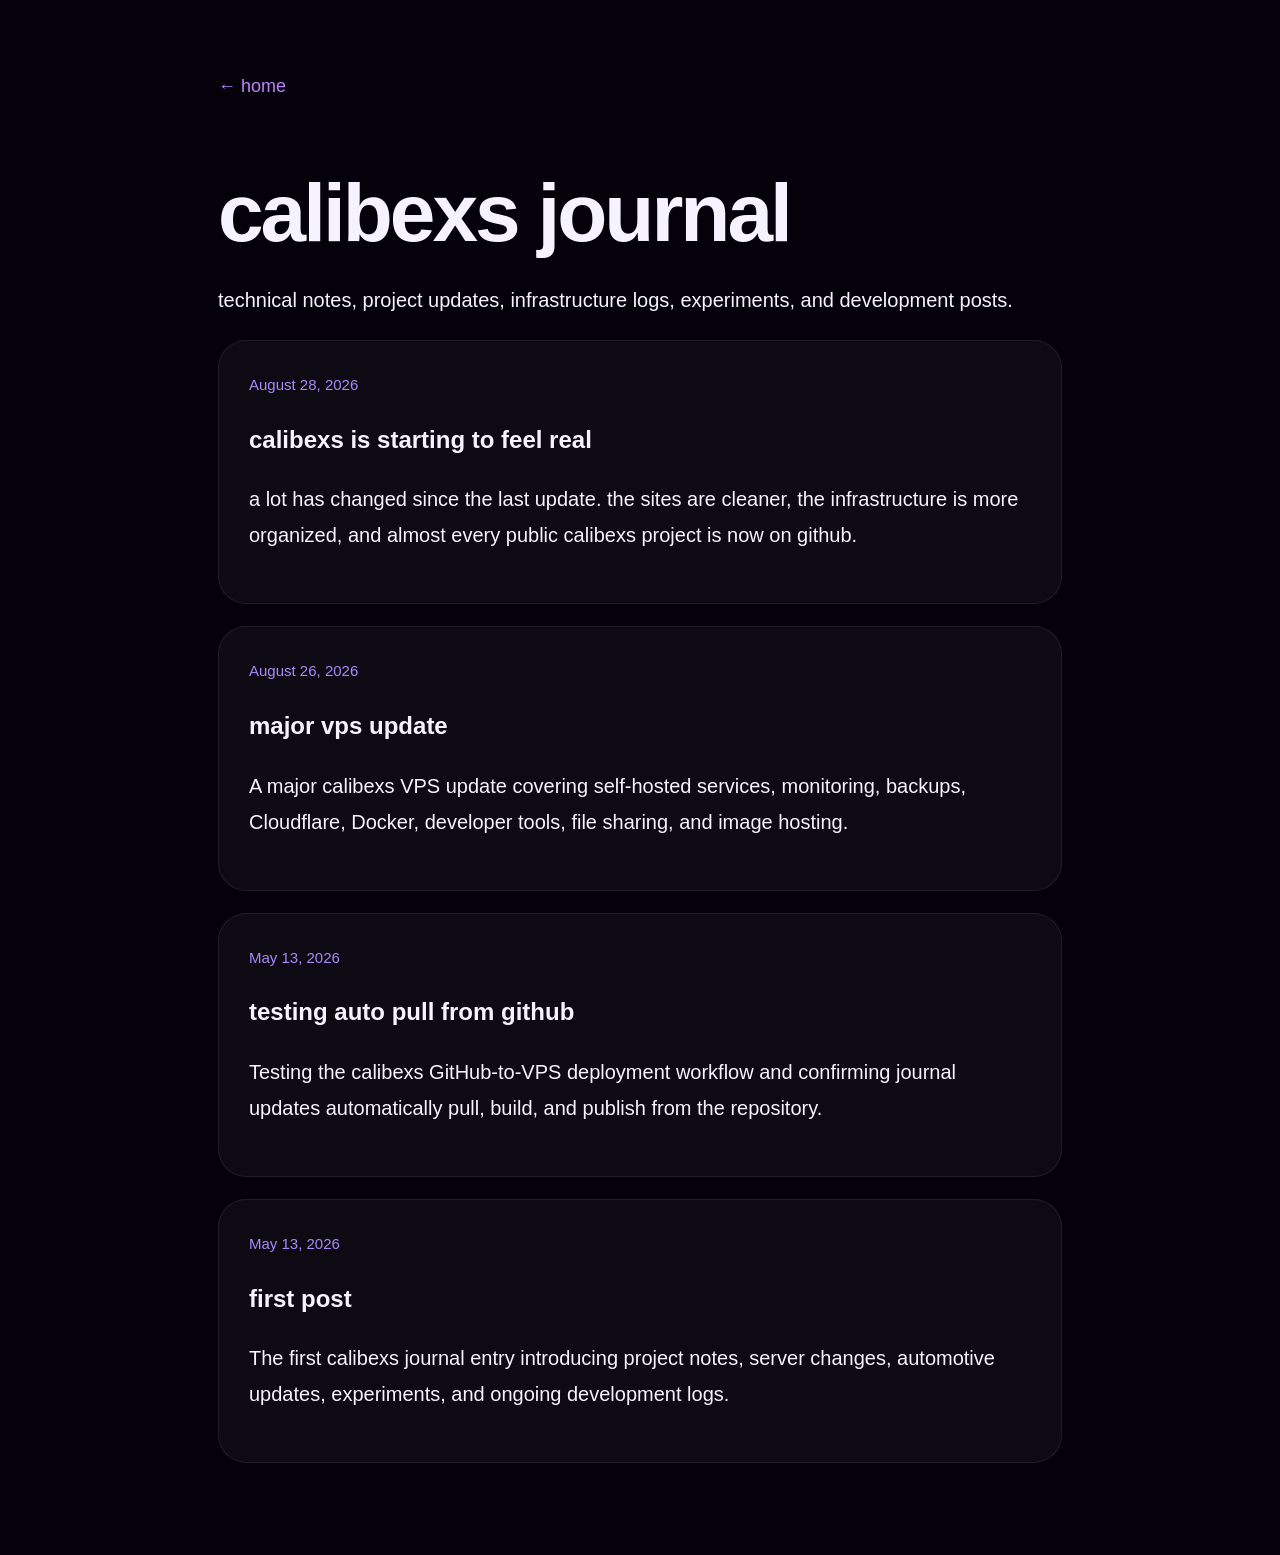
<file: journal/index.html>
<!DOCTYPE html>
<html lang="en">
<head>
<meta charset="UTF-8">
<meta name="viewport" content="width=device-width, initial-scale=1.0">







<title>technical journal & project logs — calibexs</title>


<meta name="description" content="Read the calibexs journal for technical project logs, VPS and infrastructure updates, development experiments, website changes, automation, and ongoing builds.">
<meta name="author" content="calibexs">
<meta name="theme-color" content="#7c3aed">

<link rel="canonical" href="https://calibexs.com/journal/">
<link rel="icon" type="image/svg+xml" href="/favicon.svg">

<meta property="og:site_name" content="calibexs">


<meta property="og:title" content="technical journal & project logs — calibexs">


<meta property="og:description" content="Read the calibexs journal for technical project logs, VPS and infrastructure updates, development experiments, website changes, automation, and ongoing builds.">


<meta property="og:type" content="website">


<meta property="og:url" content="https://calibexs.com/journal/">
<meta property="og:image" content="https://calibexs.com/preview.png">
<meta property="og:image:alt" content="calibexs">



<style>

*{
  box-sizing:border-box;
}

body{
  margin:0;
  font-family:Arial,sans-serif;
  background:#05010a;
  color:#f5f3ff;
  line-height:1.8;
}

main{
  max-width:900px;
  margin:auto;
  padding:70px 28px;
}

a{
  color:#c084fc;
  text-decoration:none;
}

a:hover{
  color:#f5d0fe;
}

.home{
  display:inline-block;
  margin-bottom:70px;
  color:#c084fc;
  font-size:18px;
}

h1{
  font-size:clamp(48px,9vw,82px);
  line-height:1;
  letter-spacing:-3px;
  margin:0 0 28px;
}

p{
  font-size:20px;
}

.card{
  display:block;
  background:rgba(255,255,255,.04);
  border:1px solid rgba(255,255,255,.08);
  border-radius:28px;
  padding:30px;
  margin:22px 0;
  color:inherit;
}

.card:hover{
  border-color:rgba(168,85,247,.35);
}

.date{
  color:#a78bfa;
  font-size:15px;
  margin-bottom:18px;
}

</style>
</head>

<body>

<main>


  <a class="home" href="/">← home</a>



<h1>calibexs journal</h1>
<p>technical notes, project updates, infrastructure logs, experiments, and development posts.</p>



  <a
    href="/journal/posts/calibexs-is-starting-to-feel-real/"
    style="
      text-decoration:none;
      color:inherit;
      display:block;
    "
  >

    <div class="card">

      <div class="date">
        August 28, 2026
      </div>

      <h2>
        calibexs is starting to feel real
      </h2>

      <p>
        a lot has changed since the last update. the sites are cleaner, the infrastructure is more organized, and almost every public calibexs project is now on github.
      </p>

    </div>

  </a>



  <a
    href="/journal/posts/major-vps-update/"
    style="
      text-decoration:none;
      color:inherit;
      display:block;
    "
  >

    <div class="card">

      <div class="date">
        August 26, 2026
      </div>

      <h2>
        major vps update
      </h2>

      <p>
        A major calibexs VPS update covering self-hosted services, monitoring, backups, Cloudflare, Docker, developer tools, file sharing, and image hosting.
      </p>

    </div>

  </a>



  <a
    href="/journal/posts/github-testing/"
    style="
      text-decoration:none;
      color:inherit;
      display:block;
    "
  >

    <div class="card">

      <div class="date">
        May 13, 2026
      </div>

      <h2>
        testing auto pull from github
      </h2>

      <p>
        Testing the calibexs GitHub-to-VPS deployment workflow and confirming journal updates automatically pull, build, and publish from the repository.
      </p>

    </div>

  </a>



  <a
    href="/journal/posts/first-post/"
    style="
      text-decoration:none;
      color:inherit;
      display:block;
    "
  >

    <div class="card">

      <div class="date">
        May 13, 2026
      </div>

      <h2>
        first post
      </h2>

      <p>
        The first calibexs journal entry introducing project notes, server changes, automotive updates, experiments, and ongoing development logs.
      </p>

    </div>

  </a>




</main>

</body>
</html>
</file>
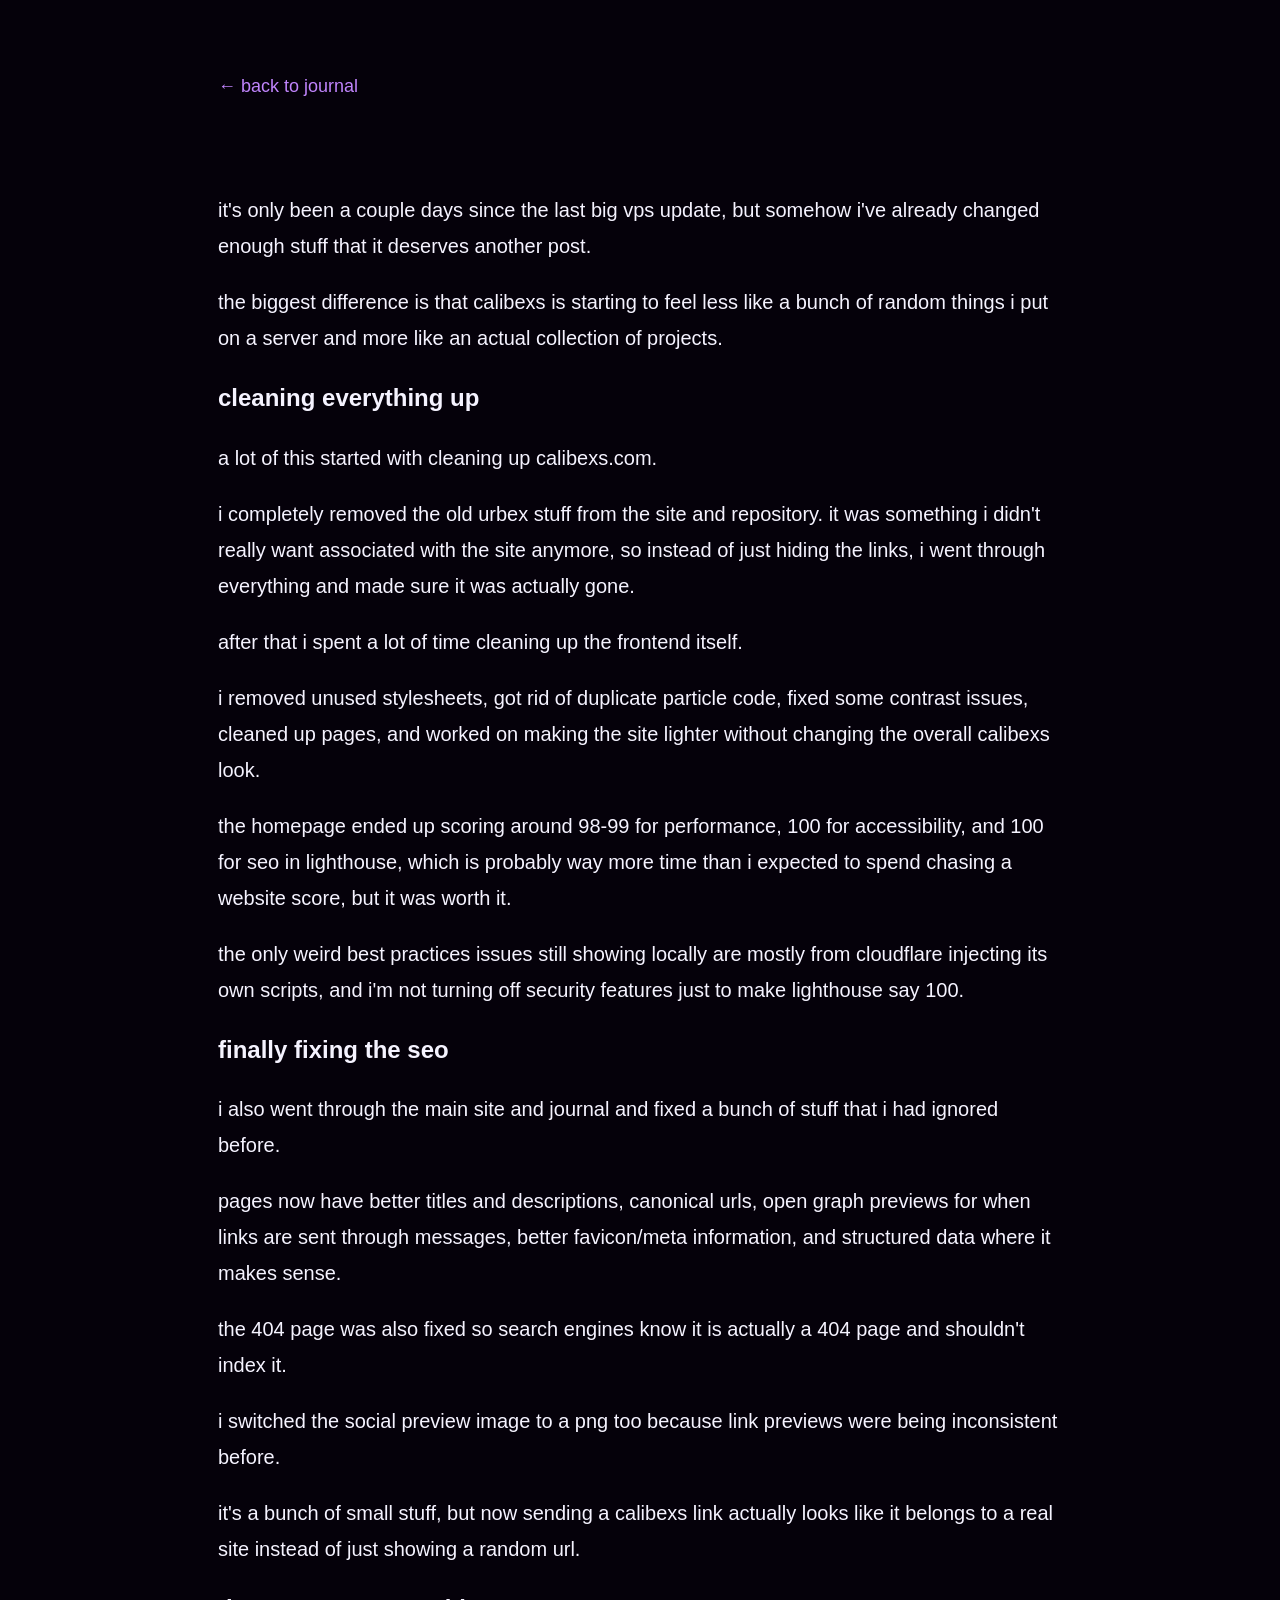
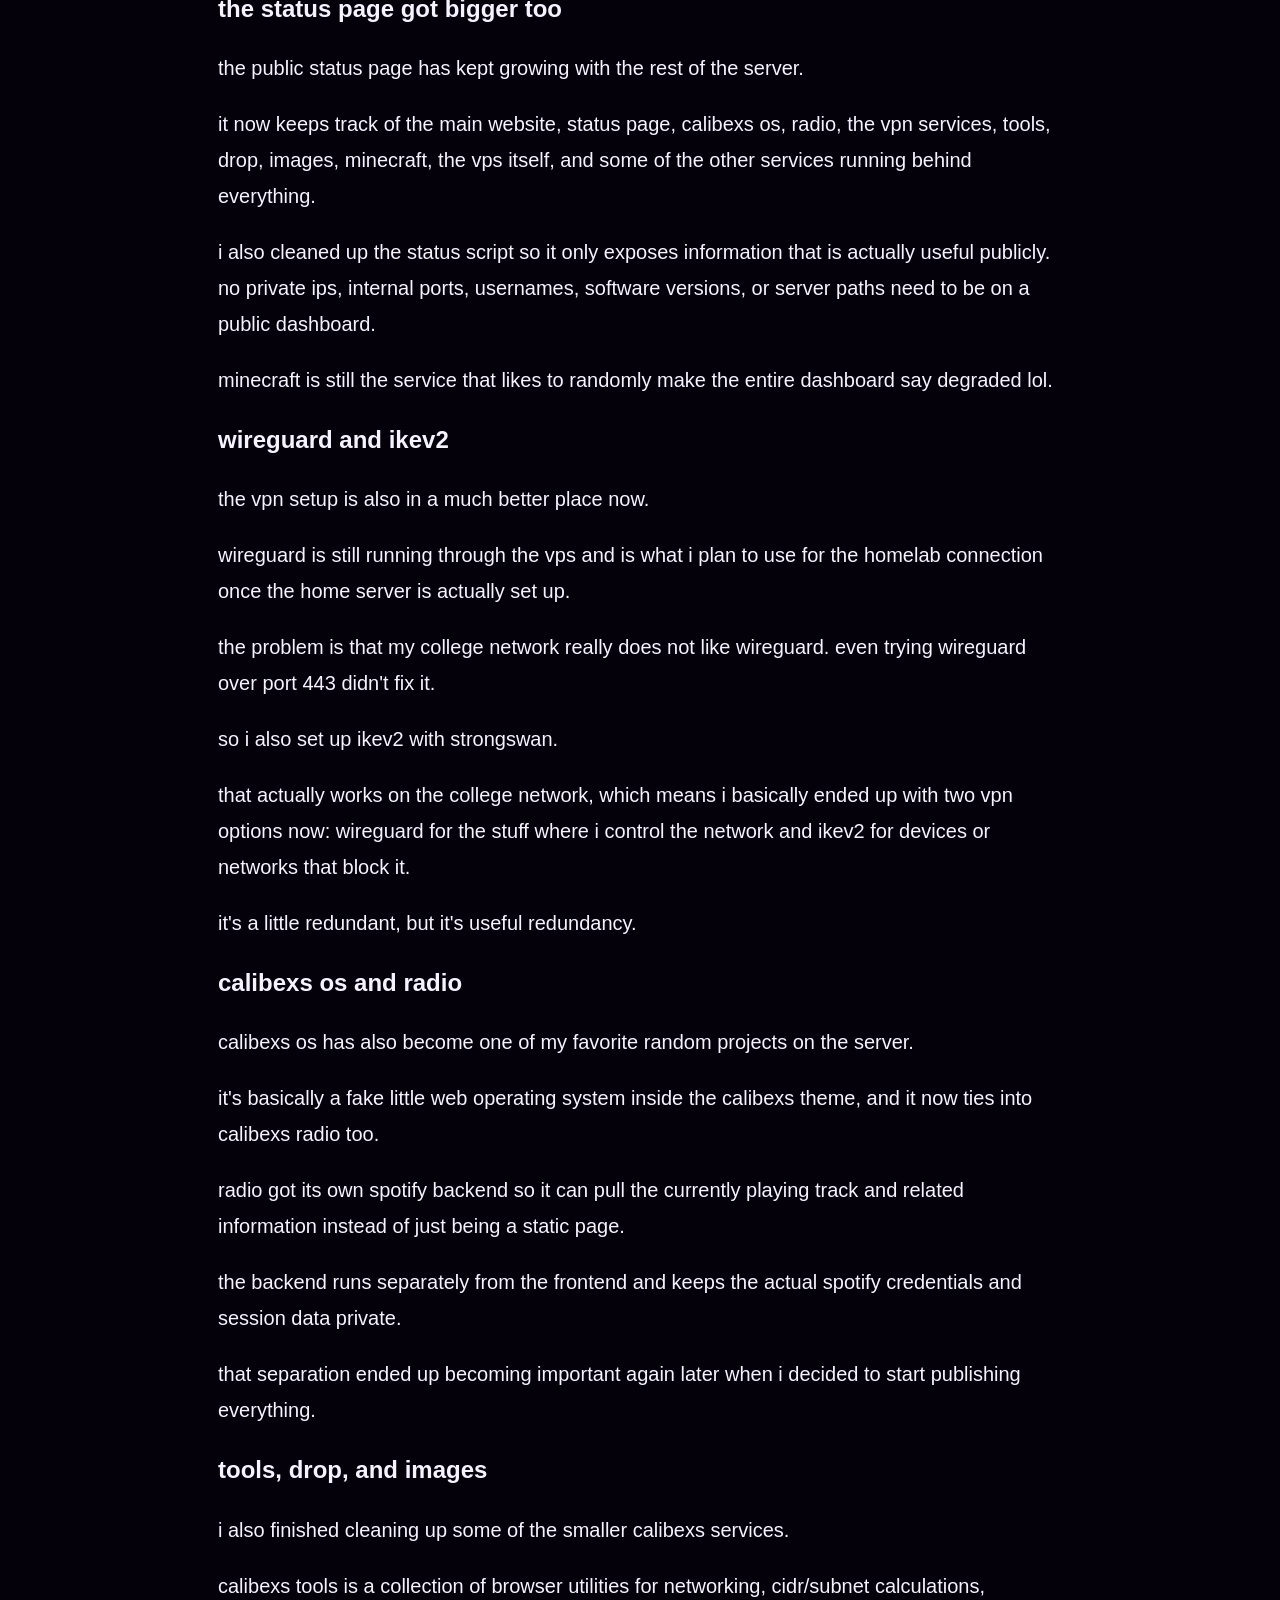
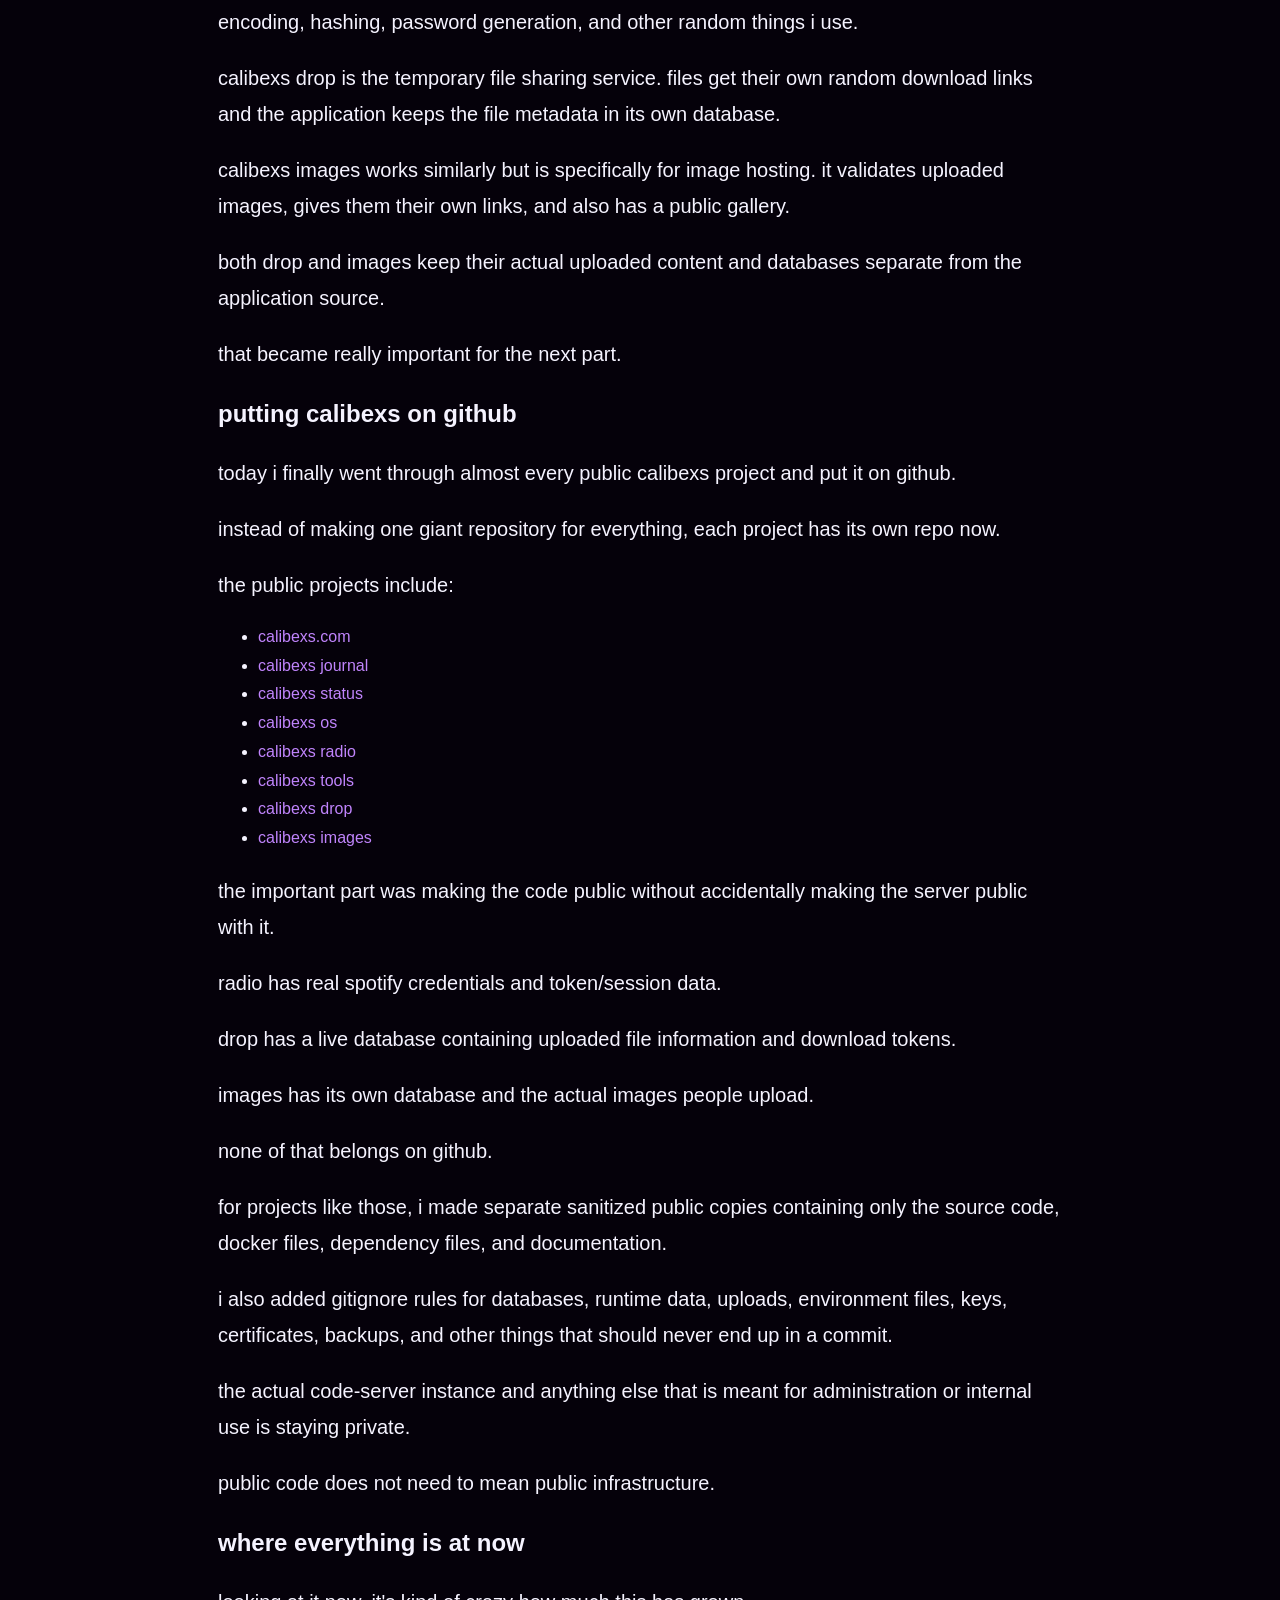
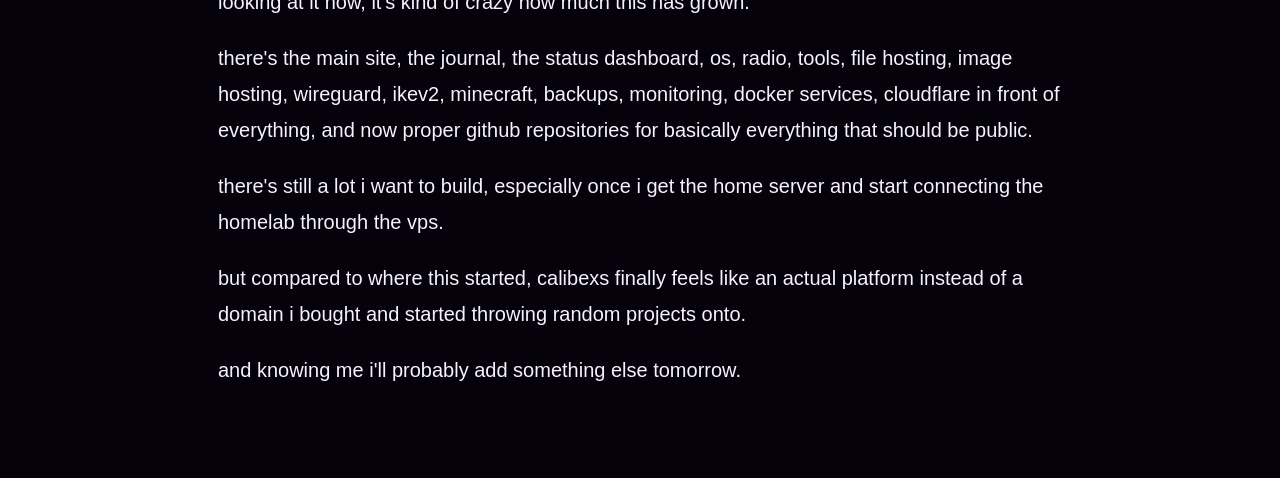
<file: journal/posts/calibexs-is-starting-to-feel-real/index.html>
<!DOCTYPE html>
<html lang="en">
<head>
<meta charset="UTF-8">
<meta name="viewport" content="width=device-width, initial-scale=1.0">







<title>calibexs is starting to feel real — calibexs journal</title>


<meta name="description" content="a lot has changed since the last update. the sites are cleaner, the infrastructure is more organized, and almost every public calibexs project is now on github.">
<meta name="author" content="calibexs">
<meta name="theme-color" content="#7c3aed">

<link rel="canonical" href="https://calibexs.com/journal/posts/calibexs-is-starting-to-feel-real/">
<link rel="icon" type="image/svg+xml" href="/favicon.svg">

<meta property="og:site_name" content="calibexs">


<meta property="og:title" content="calibexs is starting to feel real — calibexs journal">


<meta property="og:description" content="a lot has changed since the last update. the sites are cleaner, the infrastructure is more organized, and almost every public calibexs project is now on github.">


<meta property="og:type" content="article">
<meta property="article:published_time" content="2026-08-28T00:00:00.000Z">


<meta property="og:url" content="https://calibexs.com/journal/posts/calibexs-is-starting-to-feel-real/">
<meta property="og:image" content="https://calibexs.com/preview.png">
<meta property="og:image:alt" content="calibexs">


<script type="application/ld+json">
{
  "@context": "https://schema.org",
  "@type": "BlogPosting",
  "headline": "calibexs is starting to feel real",
  "description": "a lot has changed since the last update. the sites are cleaner, the infrastructure is more organized, and almost every public calibexs project is now on github.",
  "datePublished": "2026-08-28T00:00:00.000Z",
  "mainEntityOfPage": {
    "@type": "WebPage",
    "@id": "https://calibexs.com/journal/posts/calibexs-is-starting-to-feel-real/"
  },
  "author": {
    "@type": "Person",
    "name": "calibexs",
    "url": "https://calibexs.com/"
  }
}
</script>


<style>

*{
  box-sizing:border-box;
}

body{
  margin:0;
  font-family:Arial,sans-serif;
  background:#05010a;
  color:#f5f3ff;
  line-height:1.8;
}

main{
  max-width:900px;
  margin:auto;
  padding:70px 28px;
}

a{
  color:#c084fc;
  text-decoration:none;
}

a:hover{
  color:#f5d0fe;
}

.home{
  display:inline-block;
  margin-bottom:70px;
  color:#c084fc;
  font-size:18px;
}

h1{
  font-size:clamp(48px,9vw,82px);
  line-height:1;
  letter-spacing:-3px;
  margin:0 0 28px;
}

p{
  font-size:20px;
}

.card{
  display:block;
  background:rgba(255,255,255,.04);
  border:1px solid rgba(255,255,255,.08);
  border-radius:28px;
  padding:30px;
  margin:22px 0;
  color:inherit;
}

.card:hover{
  border-color:rgba(168,85,247,.35);
}

.date{
  color:#a78bfa;
  font-size:15px;
  margin-bottom:18px;
}

</style>
</head>

<body>

<main>


  <a class="home" href="/journal/">← back to journal</a>


<p>it's only been a couple days since the last big vps update, but somehow i've already changed enough stuff that it deserves another post.</p>
<p>the biggest difference is that calibexs is starting to feel less like a bunch of random things i put on a server and more like an actual collection of projects.</p>
<h2>cleaning everything up</h2>
<p>a lot of this started with cleaning up calibexs.com.</p>
<p>i completely removed the old urbex stuff from the site and repository. it was something i didn't really want associated with the site anymore, so instead of just hiding the links, i went through everything and made sure it was actually gone.</p>
<p>after that i spent a lot of time cleaning up the frontend itself.</p>
<p>i removed unused stylesheets, got rid of duplicate particle code, fixed some contrast issues, cleaned up pages, and worked on making the site lighter without changing the overall calibexs look.</p>
<p>the homepage ended up scoring around 98-99 for performance, 100 for accessibility, and 100 for seo in lighthouse, which is probably way more time than i expected to spend chasing a website score, but it was worth it.</p>
<p>the only weird best practices issues still showing locally are mostly from cloudflare injecting its own scripts, and i'm not turning off security features just to make lighthouse say 100.</p>
<h2>finally fixing the seo</h2>
<p>i also went through the main site and journal and fixed a bunch of stuff that i had ignored before.</p>
<p>pages now have better titles and descriptions, canonical urls, open graph previews for when links are sent through messages, better favicon/meta information, and structured data where it makes sense.</p>
<p>the 404 page was also fixed so search engines know it is actually a 404 page and shouldn't index it.</p>
<p>i switched the social preview image to a png too because link previews were being inconsistent before.</p>
<p>it's a bunch of small stuff, but now sending a calibexs link actually looks like it belongs to a real site instead of just showing a random url.</p>
<h2>the status page got bigger too</h2>
<p>the public status page has kept growing with the rest of the server.</p>
<p>it now keeps track of the main website, status page, calibexs os, radio, the vpn services, tools, drop, images, minecraft, the vps itself, and some of the other services running behind everything.</p>
<p>i also cleaned up the status script so it only exposes information that is actually useful publicly. no private ips, internal ports, usernames, software versions, or server paths need to be on a public dashboard.</p>
<p>minecraft is still the service that likes to randomly make the entire dashboard say degraded lol.</p>
<h2>wireguard and ikev2</h2>
<p>the vpn setup is also in a much better place now.</p>
<p>wireguard is still running through the vps and is what i plan to use for the homelab connection once the home server is actually set up.</p>
<p>the problem is that my college network really does not like wireguard. even trying wireguard over port 443 didn't fix it.</p>
<p>so i also set up ikev2 with strongswan.</p>
<p>that actually works on the college network, which means i basically ended up with two vpn options now: wireguard for the stuff where i control the network and ikev2 for devices or networks that block it.</p>
<p>it's a little redundant, but it's useful redundancy.</p>
<h2>calibexs os and radio</h2>
<p>calibexs os has also become one of my favorite random projects on the server.</p>
<p>it's basically a fake little web operating system inside the calibexs theme, and it now ties into calibexs radio too.</p>
<p>radio got its own spotify backend so it can pull the currently playing track and related information instead of just being a static page.</p>
<p>the backend runs separately from the frontend and keeps the actual spotify credentials and session data private.</p>
<p>that separation ended up becoming important again later when i decided to start publishing everything.</p>
<h2>tools, drop, and images</h2>
<p>i also finished cleaning up some of the smaller calibexs services.</p>
<p>calibexs tools is a collection of browser utilities for networking, cidr/subnet calculations, encoding, hashing, password generation, and other random things i use.</p>
<p>calibexs drop is the temporary file sharing service. files get their own random download links and the application keeps the file metadata in its own database.</p>
<p>calibexs images works similarly but is specifically for image hosting. it validates uploaded images, gives them their own links, and also has a public gallery.</p>
<p>both drop and images keep their actual uploaded content and databases separate from the application source.</p>
<p>that became really important for the next part.</p>
<h2>putting calibexs on github</h2>
<p>today i finally went through almost every public calibexs project and put it on github.</p>
<p>instead of making one giant repository for everything, each project has its own repo now.</p>
<p>the public projects include:</p>
<ul>
<li><a href="https://github.com/Calibexs/calibexs-public-site">calibexs.com</a></li>
<li><a href="https://github.com/Calibexs/calibexs-journal">calibexs journal</a></li>
<li><a href="https://github.com/Calibexs/calibexs-status">calibexs status</a></li>
<li><a href="https://github.com/Calibexs/calibexs-os">calibexs os</a></li>
<li><a href="https://github.com/Calibexs/calibexs-radio">calibexs radio</a></li>
<li><a href="https://github.com/Calibexs/calibexs-tools">calibexs tools</a></li>
<li><a href="https://github.com/Calibexs/calibexs-drop">calibexs drop</a></li>
<li><a href="https://github.com/Calibexs/calibexs-img">calibexs images</a></li>
</ul>
<p>the important part was making the code public without accidentally making the server public with it.</p>
<p>radio has real spotify credentials and token/session data.</p>
<p>drop has a live database containing uploaded file information and download tokens.</p>
<p>images has its own database and the actual images people upload.</p>
<p>none of that belongs on github.</p>
<p>for projects like those, i made separate sanitized public copies containing only the source code, docker files, dependency files, and documentation.</p>
<p>i also added gitignore rules for databases, runtime data, uploads, environment files, keys, certificates, backups, and other things that should never end up in a commit.</p>
<p>the actual code-server instance and anything else that is meant for administration or internal use is staying private.</p>
<p>public code does not need to mean public infrastructure.</p>
<h2>where everything is at now</h2>
<p>looking at it now, it's kind of crazy how much this has grown.</p>
<p>there's the main site, the journal, the status dashboard, os, radio, tools, file hosting, image hosting, wireguard, ikev2, minecraft, backups, monitoring, docker services, cloudflare in front of everything, and now proper github repositories for basically everything that should be public.</p>
<p>there's still a lot i want to build, especially once i get the home server and start connecting the homelab through the vps.</p>
<p>but compared to where this started, calibexs finally feels like an actual platform instead of a domain i bought and started throwing random projects onto.</p>
<p>and knowing me i'll probably add something else tomorrow.</p>


</main>

</body>
</html>
</file>
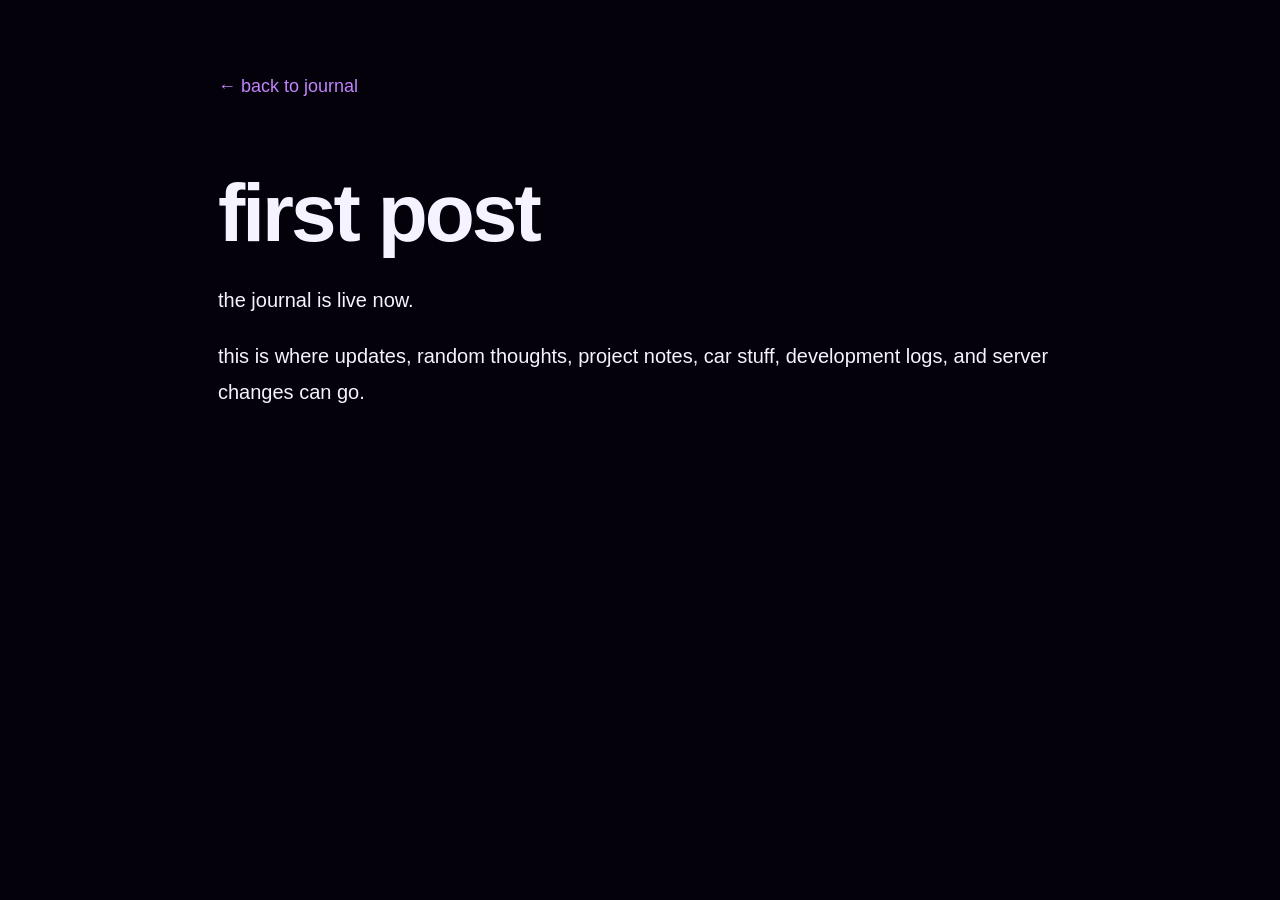
<file: journal/posts/first-post/index.html>
<!DOCTYPE html>
<html lang="en">
<head>
<meta charset="UTF-8">
<meta name="viewport" content="width=device-width, initial-scale=1.0">







<title>first post — calibexs journal</title>


<meta name="description" content="The first calibexs journal entry introducing project notes, server changes, automotive updates, experiments, and ongoing development logs.">
<meta name="author" content="calibexs">
<meta name="theme-color" content="#7c3aed">

<link rel="canonical" href="https://calibexs.com/journal/posts/first-post/">
<link rel="icon" type="image/svg+xml" href="/favicon.svg">

<meta property="og:site_name" content="calibexs">


<meta property="og:title" content="first post — calibexs journal">


<meta property="og:description" content="The first calibexs journal entry introducing project notes, server changes, automotive updates, experiments, and ongoing development logs.">


<meta property="og:type" content="article">
<meta property="article:published_time" content="2026-05-13T00:00:00.000Z">


<meta property="og:url" content="https://calibexs.com/journal/posts/first-post/">
<meta property="og:image" content="https://calibexs.com/preview.png">
<meta property="og:image:alt" content="calibexs">


<script type="application/ld+json">
{
  "@context": "https://schema.org",
  "@type": "BlogPosting",
  "headline": "first post",
  "description": "The first calibexs journal entry introducing project notes, server changes, automotive updates, experiments, and ongoing development logs.",
  "datePublished": "2026-05-13T00:00:00.000Z",
  "mainEntityOfPage": {
    "@type": "WebPage",
    "@id": "https://calibexs.com/journal/posts/first-post/"
  },
  "author": {
    "@type": "Person",
    "name": "calibexs",
    "url": "https://calibexs.com/"
  }
}
</script>


<style>

*{
  box-sizing:border-box;
}

body{
  margin:0;
  font-family:Arial,sans-serif;
  background:#05010a;
  color:#f5f3ff;
  line-height:1.8;
}

main{
  max-width:900px;
  margin:auto;
  padding:70px 28px;
}

a{
  color:#c084fc;
  text-decoration:none;
}

a:hover{
  color:#f5d0fe;
}

.home{
  display:inline-block;
  margin-bottom:70px;
  color:#c084fc;
  font-size:18px;
}

h1{
  font-size:clamp(48px,9vw,82px);
  line-height:1;
  letter-spacing:-3px;
  margin:0 0 28px;
}

p{
  font-size:20px;
}

.card{
  display:block;
  background:rgba(255,255,255,.04);
  border:1px solid rgba(255,255,255,.08);
  border-radius:28px;
  padding:30px;
  margin:22px 0;
  color:inherit;
}

.card:hover{
  border-color:rgba(168,85,247,.35);
}

.date{
  color:#a78bfa;
  font-size:15px;
  margin-bottom:18px;
}

</style>
</head>

<body>

<main>


  <a class="home" href="/journal/">← back to journal</a>


<h1>first post</h1>
<p>the journal is live now.</p>
<p>this is where updates, random thoughts, project notes, car stuff, development logs, and server changes can go.</p>


</main>

</body>
</html>
</file>
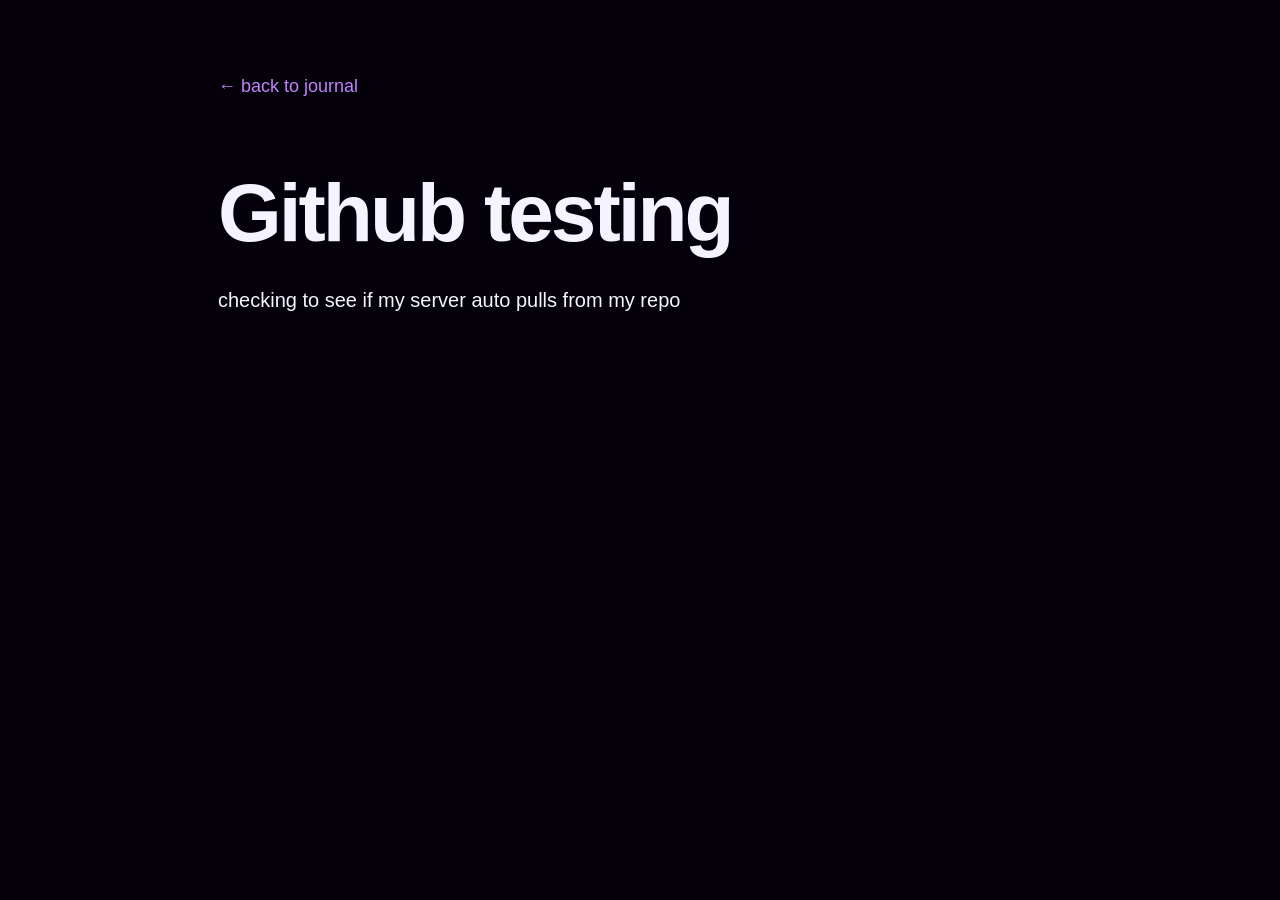
<file: journal/posts/github-testing/index.html>
<!DOCTYPE html>
<html lang="en">
<head>
<meta charset="UTF-8">
<meta name="viewport" content="width=device-width, initial-scale=1.0">







<title>testing auto pull from github — calibexs journal</title>


<meta name="description" content="Testing the calibexs GitHub-to-VPS deployment workflow and confirming journal updates automatically pull, build, and publish from the repository.">
<meta name="author" content="calibexs">
<meta name="theme-color" content="#7c3aed">

<link rel="canonical" href="https://calibexs.com/journal/posts/github-testing/">
<link rel="icon" type="image/svg+xml" href="/favicon.svg">

<meta property="og:site_name" content="calibexs">


<meta property="og:title" content="testing auto pull from github — calibexs journal">


<meta property="og:description" content="Testing the calibexs GitHub-to-VPS deployment workflow and confirming journal updates automatically pull, build, and publish from the repository.">


<meta property="og:type" content="article">
<meta property="article:published_time" content="2026-05-13T00:00:00.000Z">


<meta property="og:url" content="https://calibexs.com/journal/posts/github-testing/">
<meta property="og:image" content="https://calibexs.com/preview.png">
<meta property="og:image:alt" content="calibexs">


<script type="application/ld+json">
{
  "@context": "https://schema.org",
  "@type": "BlogPosting",
  "headline": "testing auto pull from github",
  "description": "Testing the calibexs GitHub-to-VPS deployment workflow and confirming journal updates automatically pull, build, and publish from the repository.",
  "datePublished": "2026-05-13T00:00:00.000Z",
  "mainEntityOfPage": {
    "@type": "WebPage",
    "@id": "https://calibexs.com/journal/posts/github-testing/"
  },
  "author": {
    "@type": "Person",
    "name": "calibexs",
    "url": "https://calibexs.com/"
  }
}
</script>


<style>

*{
  box-sizing:border-box;
}

body{
  margin:0;
  font-family:Arial,sans-serif;
  background:#05010a;
  color:#f5f3ff;
  line-height:1.8;
}

main{
  max-width:900px;
  margin:auto;
  padding:70px 28px;
}

a{
  color:#c084fc;
  text-decoration:none;
}

a:hover{
  color:#f5d0fe;
}

.home{
  display:inline-block;
  margin-bottom:70px;
  color:#c084fc;
  font-size:18px;
}

h1{
  font-size:clamp(48px,9vw,82px);
  line-height:1;
  letter-spacing:-3px;
  margin:0 0 28px;
}

p{
  font-size:20px;
}

.card{
  display:block;
  background:rgba(255,255,255,.04);
  border:1px solid rgba(255,255,255,.08);
  border-radius:28px;
  padding:30px;
  margin:22px 0;
  color:inherit;
}

.card:hover{
  border-color:rgba(168,85,247,.35);
}

.date{
  color:#a78bfa;
  font-size:15px;
  margin-bottom:18px;
}

</style>
</head>

<body>

<main>


  <a class="home" href="/journal/">← back to journal</a>


<h1>Github testing</h1>
<p>checking to see if my server auto pulls from my repo</p>


</main>

</body>
</html>
</file>
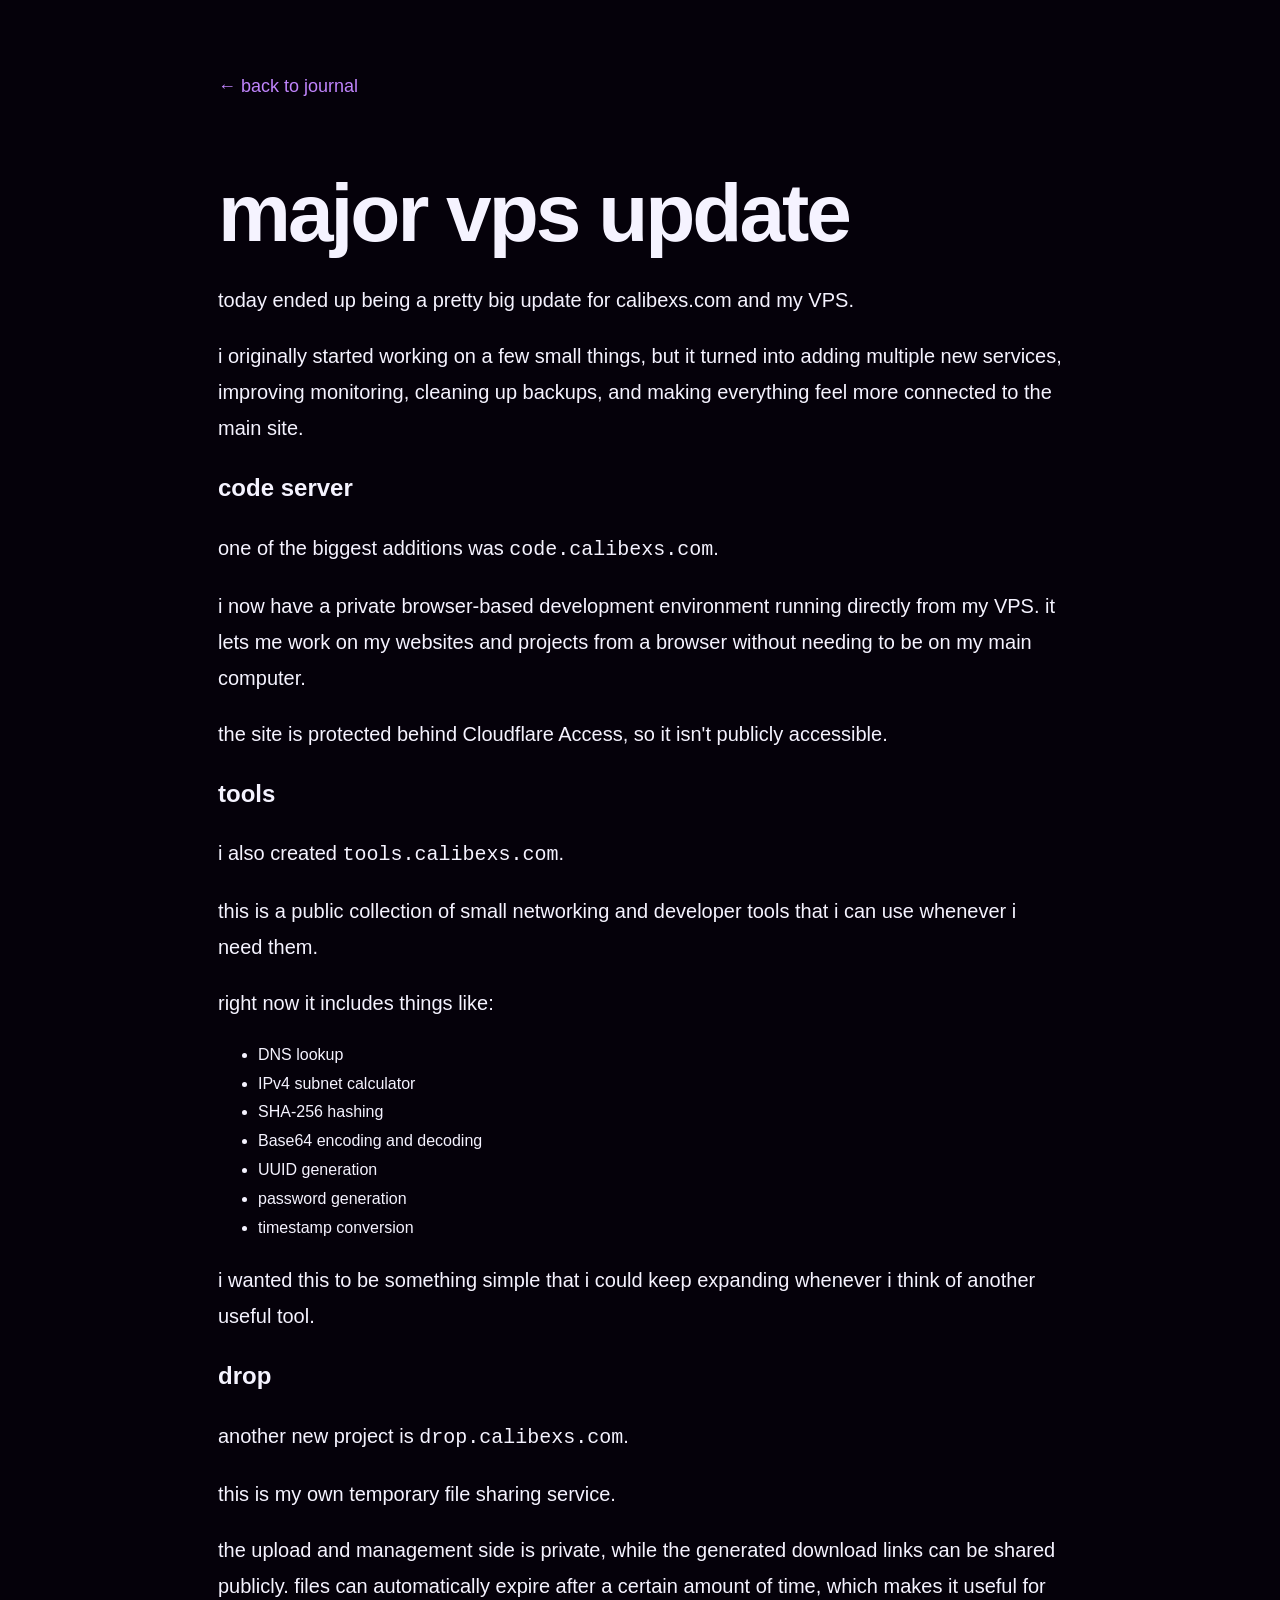
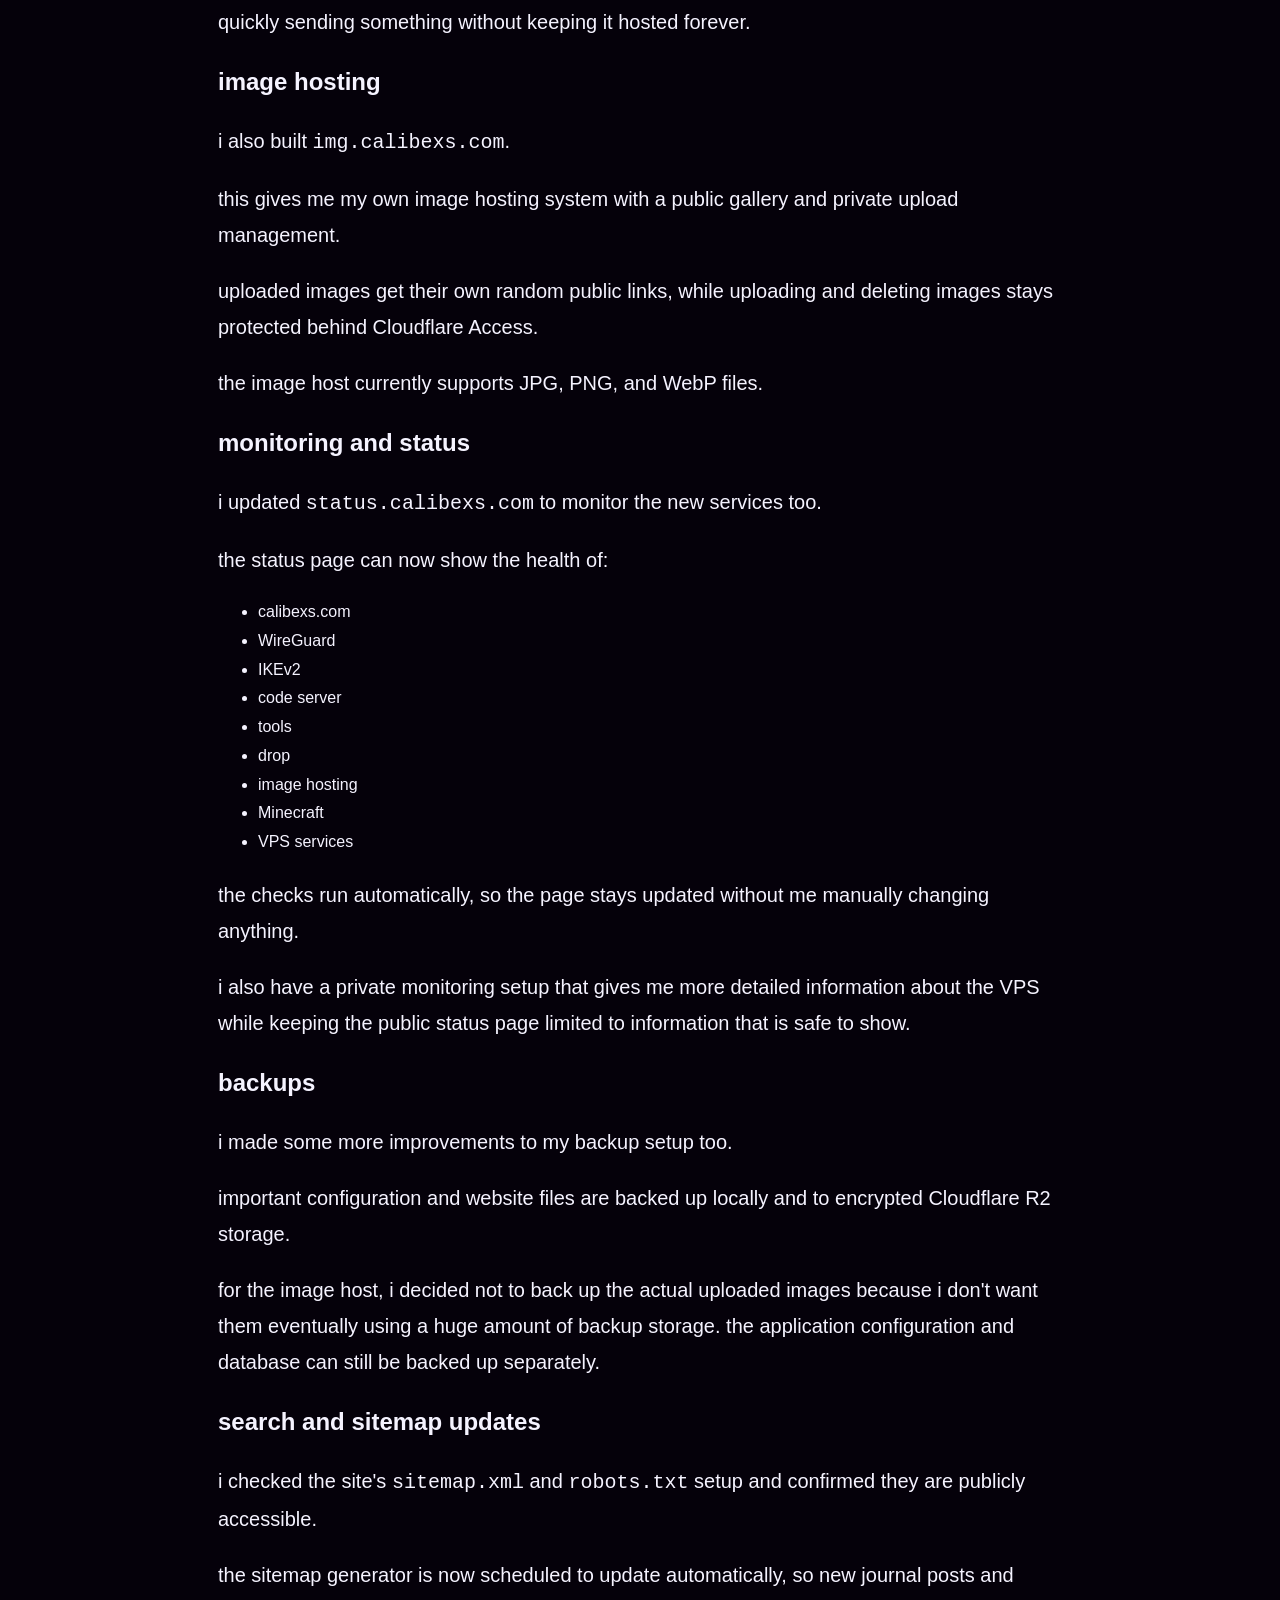
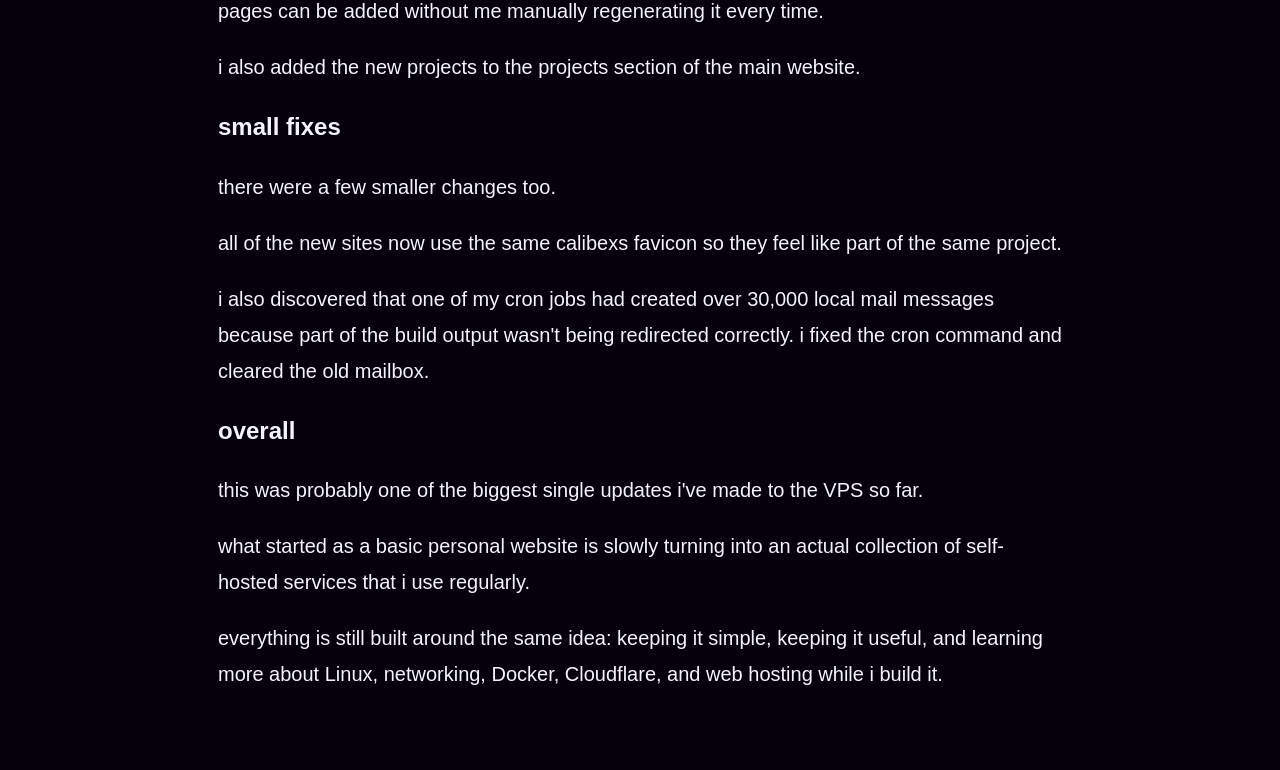
<file: journal/posts/major-vps-update/index.html>
<!DOCTYPE html>
<html lang="en">
<head>
<meta charset="UTF-8">
<meta name="viewport" content="width=device-width, initial-scale=1.0">







<title>major vps update — calibexs journal</title>


<meta name="description" content="A major calibexs VPS update covering self-hosted services, monitoring, backups, Cloudflare, Docker, developer tools, file sharing, and image hosting.">
<meta name="author" content="calibexs">
<meta name="theme-color" content="#7c3aed">

<link rel="canonical" href="https://calibexs.com/journal/posts/major-vps-update/">
<link rel="icon" type="image/svg+xml" href="/favicon.svg">

<meta property="og:site_name" content="calibexs">


<meta property="og:title" content="major vps update — calibexs journal">


<meta property="og:description" content="A major calibexs VPS update covering self-hosted services, monitoring, backups, Cloudflare, Docker, developer tools, file sharing, and image hosting.">


<meta property="og:type" content="article">
<meta property="article:published_time" content="2026-08-26T00:00:00.000Z">


<meta property="og:url" content="https://calibexs.com/journal/posts/major-vps-update/">
<meta property="og:image" content="https://calibexs.com/preview.png">
<meta property="og:image:alt" content="calibexs">


<script type="application/ld+json">
{
  "@context": "https://schema.org",
  "@type": "BlogPosting",
  "headline": "major vps update",
  "description": "A major calibexs VPS update covering self-hosted services, monitoring, backups, Cloudflare, Docker, developer tools, file sharing, and image hosting.",
  "datePublished": "2026-08-26T00:00:00.000Z",
  "mainEntityOfPage": {
    "@type": "WebPage",
    "@id": "https://calibexs.com/journal/posts/major-vps-update/"
  },
  "author": {
    "@type": "Person",
    "name": "calibexs",
    "url": "https://calibexs.com/"
  }
}
</script>


<style>

*{
  box-sizing:border-box;
}

body{
  margin:0;
  font-family:Arial,sans-serif;
  background:#05010a;
  color:#f5f3ff;
  line-height:1.8;
}

main{
  max-width:900px;
  margin:auto;
  padding:70px 28px;
}

a{
  color:#c084fc;
  text-decoration:none;
}

a:hover{
  color:#f5d0fe;
}

.home{
  display:inline-block;
  margin-bottom:70px;
  color:#c084fc;
  font-size:18px;
}

h1{
  font-size:clamp(48px,9vw,82px);
  line-height:1;
  letter-spacing:-3px;
  margin:0 0 28px;
}

p{
  font-size:20px;
}

.card{
  display:block;
  background:rgba(255,255,255,.04);
  border:1px solid rgba(255,255,255,.08);
  border-radius:28px;
  padding:30px;
  margin:22px 0;
  color:inherit;
}

.card:hover{
  border-color:rgba(168,85,247,.35);
}

.date{
  color:#a78bfa;
  font-size:15px;
  margin-bottom:18px;
}

</style>
</head>

<body>

<main>


  <a class="home" href="/journal/">← back to journal</a>


<h1>major vps update</h1>
<p>today ended up being a pretty big update for calibexs.com and my VPS.</p>
<p>i originally started working on a few small things, but it turned into adding multiple new services, improving monitoring, cleaning up backups, and making everything feel more connected to the main site.</p>
<h2>code server</h2>
<p>one of the biggest additions was <code>code.calibexs.com</code>.</p>
<p>i now have a private browser-based development environment running directly from my VPS. it lets me work on my websites and projects from a browser without needing to be on my main computer.</p>
<p>the site is protected behind Cloudflare Access, so it isn't publicly accessible.</p>
<h2>tools</h2>
<p>i also created <code>tools.calibexs.com</code>.</p>
<p>this is a public collection of small networking and developer tools that i can use whenever i need them.</p>
<p>right now it includes things like:</p>
<ul>
<li>DNS lookup</li>
<li>IPv4 subnet calculator</li>
<li>SHA-256 hashing</li>
<li>Base64 encoding and decoding</li>
<li>UUID generation</li>
<li>password generation</li>
<li>timestamp conversion</li>
</ul>
<p>i wanted this to be something simple that i could keep expanding whenever i think of another useful tool.</p>
<h2>drop</h2>
<p>another new project is <code>drop.calibexs.com</code>.</p>
<p>this is my own temporary file sharing service.</p>
<p>the upload and management side is private, while the generated download links can be shared publicly. files can automatically expire after a certain amount of time, which makes it useful for quickly sending something without keeping it hosted forever.</p>
<h2>image hosting</h2>
<p>i also built <code>img.calibexs.com</code>.</p>
<p>this gives me my own image hosting system with a public gallery and private upload management.</p>
<p>uploaded images get their own random public links, while uploading and deleting images stays protected behind Cloudflare Access.</p>
<p>the image host currently supports JPG, PNG, and WebP files.</p>
<h2>monitoring and status</h2>
<p>i updated <code>status.calibexs.com</code> to monitor the new services too.</p>
<p>the status page can now show the health of:</p>
<ul>
<li>calibexs.com</li>
<li>WireGuard</li>
<li>IKEv2</li>
<li>code server</li>
<li>tools</li>
<li>drop</li>
<li>image hosting</li>
<li>Minecraft</li>
<li>VPS services</li>
</ul>
<p>the checks run automatically, so the page stays updated without me manually changing anything.</p>
<p>i also have a private monitoring setup that gives me more detailed information about the VPS while keeping the public status page limited to information that is safe to show.</p>
<h2>backups</h2>
<p>i made some more improvements to my backup setup too.</p>
<p>important configuration and website files are backed up locally and to encrypted Cloudflare R2 storage.</p>
<p>for the image host, i decided not to back up the actual uploaded images because i don't want them eventually using a huge amount of backup storage. the application configuration and database can still be backed up separately.</p>
<h2>search and sitemap updates</h2>
<p>i checked the site's <code>sitemap.xml</code> and <code>robots.txt</code> setup and confirmed they are publicly accessible.</p>
<p>the sitemap generator is now scheduled to update automatically, so new journal posts and pages can be added without me manually regenerating it every time.</p>
<p>i also added the new projects to the projects section of the main website.</p>
<h2>small fixes</h2>
<p>there were a few smaller changes too.</p>
<p>all of the new sites now use the same calibexs favicon so they feel like part of the same project.</p>
<p>i also discovered that one of my cron jobs had created over 30,000 local mail messages because part of the build output wasn't being redirected correctly. i fixed the cron command and cleared the old mailbox.</p>
<h2>overall</h2>
<p>this was probably one of the biggest single updates i've made to the VPS so far.</p>
<p>what started as a basic personal website is slowly turning into an actual collection of self-hosted services that i use regularly.</p>
<p>everything is still built around the same idea: keeping it simple, keeping it useful, and learning more about Linux, networking, Docker, Cloudflare, and web hosting while i build it.</p>


</main>

</body>
</html>
</file>
